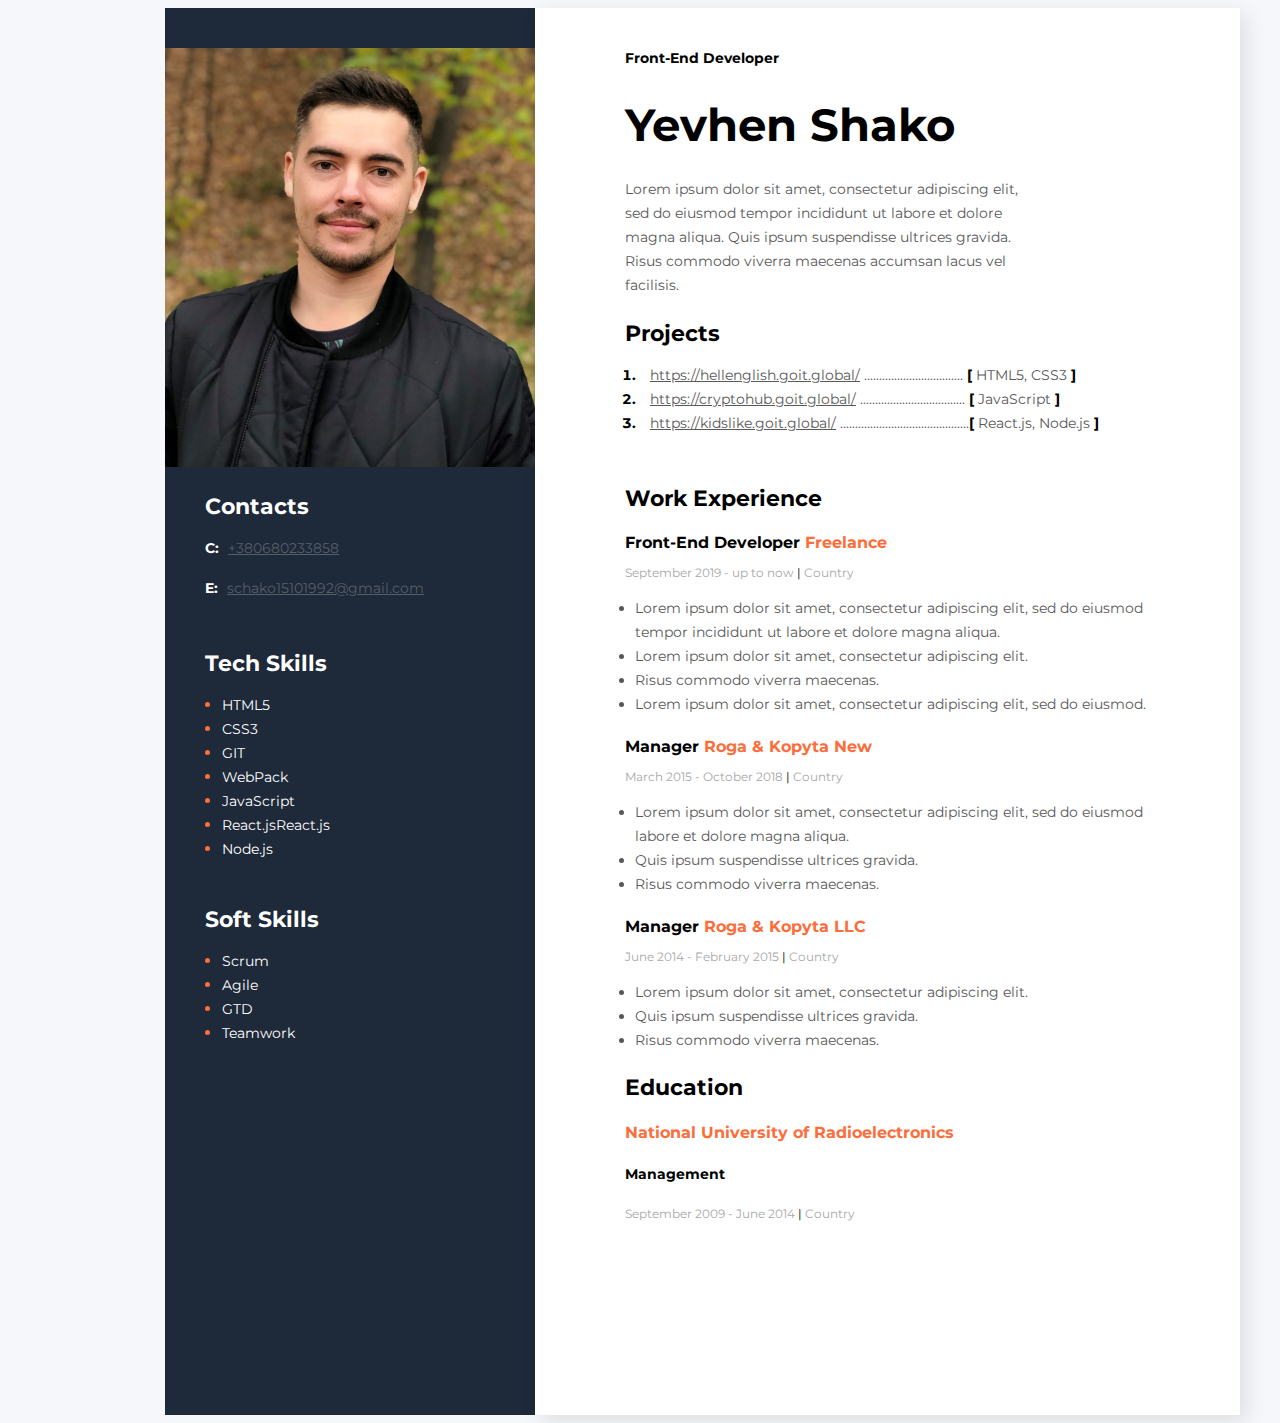
<file: index.html>
<!DOCTYPE html>
<html lang="en">

<head>
    <meta charset="UTF-8">
    <meta http-equiv="X-UA-Compatible" content="IE=edge">
    <meta name="viewport" content="width=device-width, initial-scale=1.0">
    <link rel="preconnect" href="https://fonts.googleapis.com">
    <link rel="preconnect" href="https://fonts.gstatic.com" crossorigin>
    <link href="https://fonts.googleapis.com/css2?family=Montserrat:wght@400;700&display=swap" rel="stylesheet">
    <link rel="stylesheet" href="styles/styles.css">
    <title>Resume</title>
</head>

<body>

    <!--Main-->
    <div class="main">
        <!--Mein content-->
        <div class="main-content">
            <!--Ebout user-->
            <div class="Ebout">
                <h2 class="ebout-pisition">Front-End Developer</h2>

                <h1 class="ebout-name">Yevhen Shako</h1>

                <p class="ebout-discription">Lorem ipsum dolor sit amet, consectetur adipiscing elit, sed do eiusmod
                    tempor incididunt ut labore
                    et dolore magna
                    aliqua. Quis ipsum suspendisse ultrices gravida. Risus commodo viverra maecenas accumsan lacus vel
                    facilisis.
                </p>

            </div>
            <!--Projects-->
            <div class="Projects">
                <h3 class="title"> Projects </h3>
                <ol class="projekts-list">

                    <li class="projects-item">
                        <span class="proj"> <a href="hellenglish.goit.global"
                                class="projekt-link">https://hellenglish.goit.global/</a>
                            .................................
                            <span class="projekt-braket">[</span>
                            HTML5, CSS3 <span class="projekt-braket">]</span>
                        </span>
                    </li>
                    <li class="projects-item">
                        <span class="proj"> <a href="cryptohub.goit.global"
                                class="projekt-link">https://cryptohub.goit.global/</a>
                            ...................................
                            <span class="projekt-braket">[</span> JavaScript <span class="projekt-braket">]</span>
                        </span>
                    </li>
                    <li class="projects-item">
                        <span class="proj"><a href="kidslike.goit.global"
                                class="projekt-link">https://kidslike.goit.global/</a>
                            ...........................................<span class="projekt-braket">[</span> React.js,
                            Node.js
                            <span class="projekt-braket">]</span>
                        </span>
                    </li>
                </ol>

            </div>
            <!--Work-->
            <div class="Work">
                <h3 class="title"> Work Experience</h3>
                <!--Compani1-->
                <div>
                    <h4 class="work-position">
                        Front-End Developer <span class="organizatoin">Freelance</span>
                    </h4>
                    <p class="period">September 2019 - up to now <span class="line">|</span> Country</p>
                    <ul class="work-list">
                        <li class="work-list-item">Lorem ipsum dolor sit amet, consectetur adipiscing elit, sed do
                            eiusmod tempor incididunt ut
                            labore et dolore magna
                            aliqua.</li>
                        <li class="work-list-item">Lorem ipsum dolor sit amet, consectetur adipiscing elit.</li>
                        <li class="work-list-item">Risus commodo viverra maecenas.</li>
                        <li class="work-list-item">Lorem ipsum dolor sit amet, consectetur adipiscing elit, sed do
                            eiusmod.</li>
                    </ul>
                </div>
                <!--Compani2-->
                <div>
                    <h4 class="work-position">
                        Manager <span class="organizatoin">Roga & Kopyta New</span>
                    </h4>
                    <p class="period">March 2015 - October 2018 <span class="line">|</span> Country</p>
                    <ul class="work-list">
                        <li class="work-list-item">Lorem ipsum dolor sit amet, consectetur adipiscing elit, sed do
                            eiusmod labore et dolore
                            magna aliqua.</li>
                        <li class="work-list-item">Quis ipsum suspendisse ultrices gravida.</li>
                        <li class="work-list-item">Risus commodo viverra maecenas.</li>
                    </ul>
                </div>
                <!--Compani3-->
                <div>
                    <h4 class="work-position">
                        Manager <span class="organizatoin">Roga & Kopyta LLC</span>
                    </h4>
                    <p class="period">June 2014 - February 2015 <span class="line">|</span> Country</p>
                    <ul class="work-list">
                        <li class="work-list-item">Lorem ipsum dolor sit amet, consectetur adipiscing elit.</li>
                        <li class="work-list-item">Quis ipsum suspendisse ultrices gravida.</li>
                        <li class="work-list-item">Risus commodo viverra maecenas.</li>
                    </ul>
                </div>
            </div>
            <!--Education-->
            <div class="education">
                <h3 class="title">Education</h3>
                <h4 class="work-position"> <span class="organizatoin">National University of Radioelectronics</span>
                </h4>
                <h5 class="spezialization">Management</h5>
                <p class="period">September 2009 - June 2014 <span class="line">|</span> Country</p>
            </div>
        </div>
        <!--Sidebar-->
        <aside class="sidebar">
            <img class="foto" src="img/Фото 111.jpeg" alt="user foto">
            <!--Contakts-->
            <div class="contacts">
                <h3 class="sidebar-title">Contacts</h3>
                <div>
                    <p>
                        <span class="contakt-tipe">С:</span>
                        <a href="tell:+380680233858" class="contakt-link">+380680233858</a>
                    </p>
                    <p>
                        <span class="contakt-tipe">E:</span>
                        <a href="mailto:schako15101992@gmail.com" class="contakt-link">schako15101992@gmail.com</a>
                    </p>
                </div>
            </div>
            <!--Tech Skills-->
            <div class="tech-skills">
                <h3 class="sidebar-title">Tech Skills</h3>
                <ul class="tech-skills-list">
                    <li class="tech-skills-item"> <span class="tech-skills-text">HTML5</span></li>
                    <li class="tech-skills-item"> <span class="tech-skills-text">CSS3</span></li>
                    <li class="tech-skills-item"> <span class="tech-skills-text">GIT</span></li>
                    <li class="tech-skills-item"> <span class="tech-skills-text">WebPack</span></li>
                    <li class="tech-skills-item"> <span class="tech-skills-text">JavaScript</span></li>
                    <li class="tech-skills-item"> <span class="tech-skills-text">React.jsReact.js</span></li>
                    <li class="tech-skills-item"> <span class="tech-skills-text">Node.js</span></li>
                </ul>
            </div>
            <!--Soft Skills-->
            <div class="soft-skills">
                <h3 class="sidebar-title">Soft Skills</h3>
                <ul class="soft-skills-list">
                    <li class="soft-skills-item"> <span class="soft-skills-text">Scrum</span> </li>
                    <li class="soft-skills-item"> <span class="soft-skills-text">Agile</span></li>
                    <li class="soft-skills-item"> <span class="soft-skills-text">GTD</span></li>
                    <li class="soft-skills-item"> <span class="soft-skills-text">Teamwork</span></li>
                </ul>
            </div>
        </aside>
    </div>


</body>

</html>
</file>
<file: styles/styles.css>
body {
    font-family: 'Montserrat', sans-serif;
    background-color: #F5F7FA;
}

/* main styles */

.main {
    display: flex;
    flex-direction: row-reverse;
    width: 1200px;
    margin: 0 auto;
}

.main-content {
    background-color: #FFFFFF;
    box-shadow: 6px 6px 20px rgba(0, 0, 0, 0.1);
    padding: 30px 90px;
}

/* Ebout styles */

.Ebout {
    width: 400px;
    height: 230px;
    margin-bottom: 40px;
}

.ebout-pisition {
    font-style: normal;
    font-weight: bold;
    font-size: 14px;
    line-height: 17px;
    color: #000000;
    margin-bottom: 20px;
}

.ebout-name {
    font-style: normal;
    font-weight: bold;
    font-size: 45px;
    line-height: 55px;
    color: #000000;
    margin-bottom: 25px;
}

.ebout-discription {
    font-style: normal;
    font-weight: normal;
    font-size: 14px;
    line-height: 24px;
    color: #595959;
}

/* projects styles */

.Projects {
    margin-bottom: 50px;
    width: 485px;
    /* margin: 100px 90px 300px 60px;

    margin: 50px;

    margin: 100px 60px; */
}

.title {
    font-style: normal;
    font-weight: bold;
    font-size: 22px;
    line-height: 27px;
    color: #000000;
    margin-bottom: 10px;
}

.projekts-list {
    padding: 0;
    margin-left: 15px;
}

.projects-item {
    font-style: normal;
    font-weight: bold;
    font-size: 14px;
    line-height: 24px;
    color: #000000;
}

.proj,
.projekt-link {
    font-style: normal;
    font-weight: normal;
    font-size: 14px;
    line-height: 24px;
    color: #595959;
}

.projekt-link {
    margin-left: 10px;
}

.projekt-braket {
    font-style: normal;
    font-weight: bold;
    font-size: 14px;
    line-height: 24px;
    color: #000000;
}

/* work styles */

.Work {
    width: 525px;
}

.work-position {
    font-style: normal;
    font-weight: bold;
    font-size: 16px;
    line-height: 20px;
    color: #000000;
    margin-bottom: 10px;
}

.organizatoin {
    font-style: normal;
    font-weight: bold;
    font-size: 16px;
    line-height: 20px;
    color: #FB6D3A;
    margin-bottom: 10px;
}

.period {
    font-style: normal;
    font-weight: normal;
    font-size: 12px;
    line-height: 15px;
    color: #A8A8A8;
    margin-bottom: 10px;
}

.line {
    font-style: normal;
    font-weight: normal;
    font-size: 12px;
    line-height: 15px;
    color: #000000;
}

.work-list {
    padding: 0;
    margin-left: 10px;
}

.work-list-item {
    font-style: normal;
    font-weight: normal;
    font-size: 14px;
    line-height: 24px;
    color: #595959;
}

/* Educations styles */

.education {
    width: 327;
}

.spezialization {
    font-style: normal;
    font-weight: bold;
    font-size: 14px;
    line-height: 17px;
    color: #000000;
}

/* sidebar styles */

.sidebar {
    background-color: #1E2939;
    padding-top: 40px;
    width: 370px;

}

.foto {
    width: 370px;
    height: auto;
    left: 55px;
    top: 80px;
}

.contacts,
.tech-skills,
.soft-skills {
    margin-left: 40px;
}

.contacts {
    margin-bottom: 50px;
}

.tech-skills {
    margin-bottom: 45px;
}

.sidebar-title {
    color: #FFFFFF;
    font-style: normal;
    font-weight: bold;
    font-size: 22px;
    line-height: 27px;
    margin-bottom: 10px;
}

.contakt-tipe {
    font-style: normal;
    font-weight: bold;
    font-size: 14px;
    line-height: 24px;
    color: #FFFFFF;
    margin-right: 5px;
}

.contakt-link {
    font-style: normal;
    font-weight: normal;
    font-size: 14px;
    line-height: 24px;
    color: #565E6A;
}

.tech-skills-list {
    color: #FFFFFF;
    padding: 0px;
    margin-left: 17px;
}

.soft-skills-list {
    color: white;
    padding: 0px;
    margin-left: 17px;
    margin-bottom: 370px;
}

.tech-skills-item {
    color: #FB6D3A;
}

.tech-skills-text {
    color: #FFFFFF;
    font-style: normal;
    font-weight: normal;
    font-size: 14px;
    line-height: 24px;
}

.soft-skills-item {
    color: #FB6D3A;
}

.soft-skills-text {
    color: #FFFFFF;
    font-style: normal;
    font-weight: normal;
    font-size: 14px;
    line-height: 24px;
}
</file>
